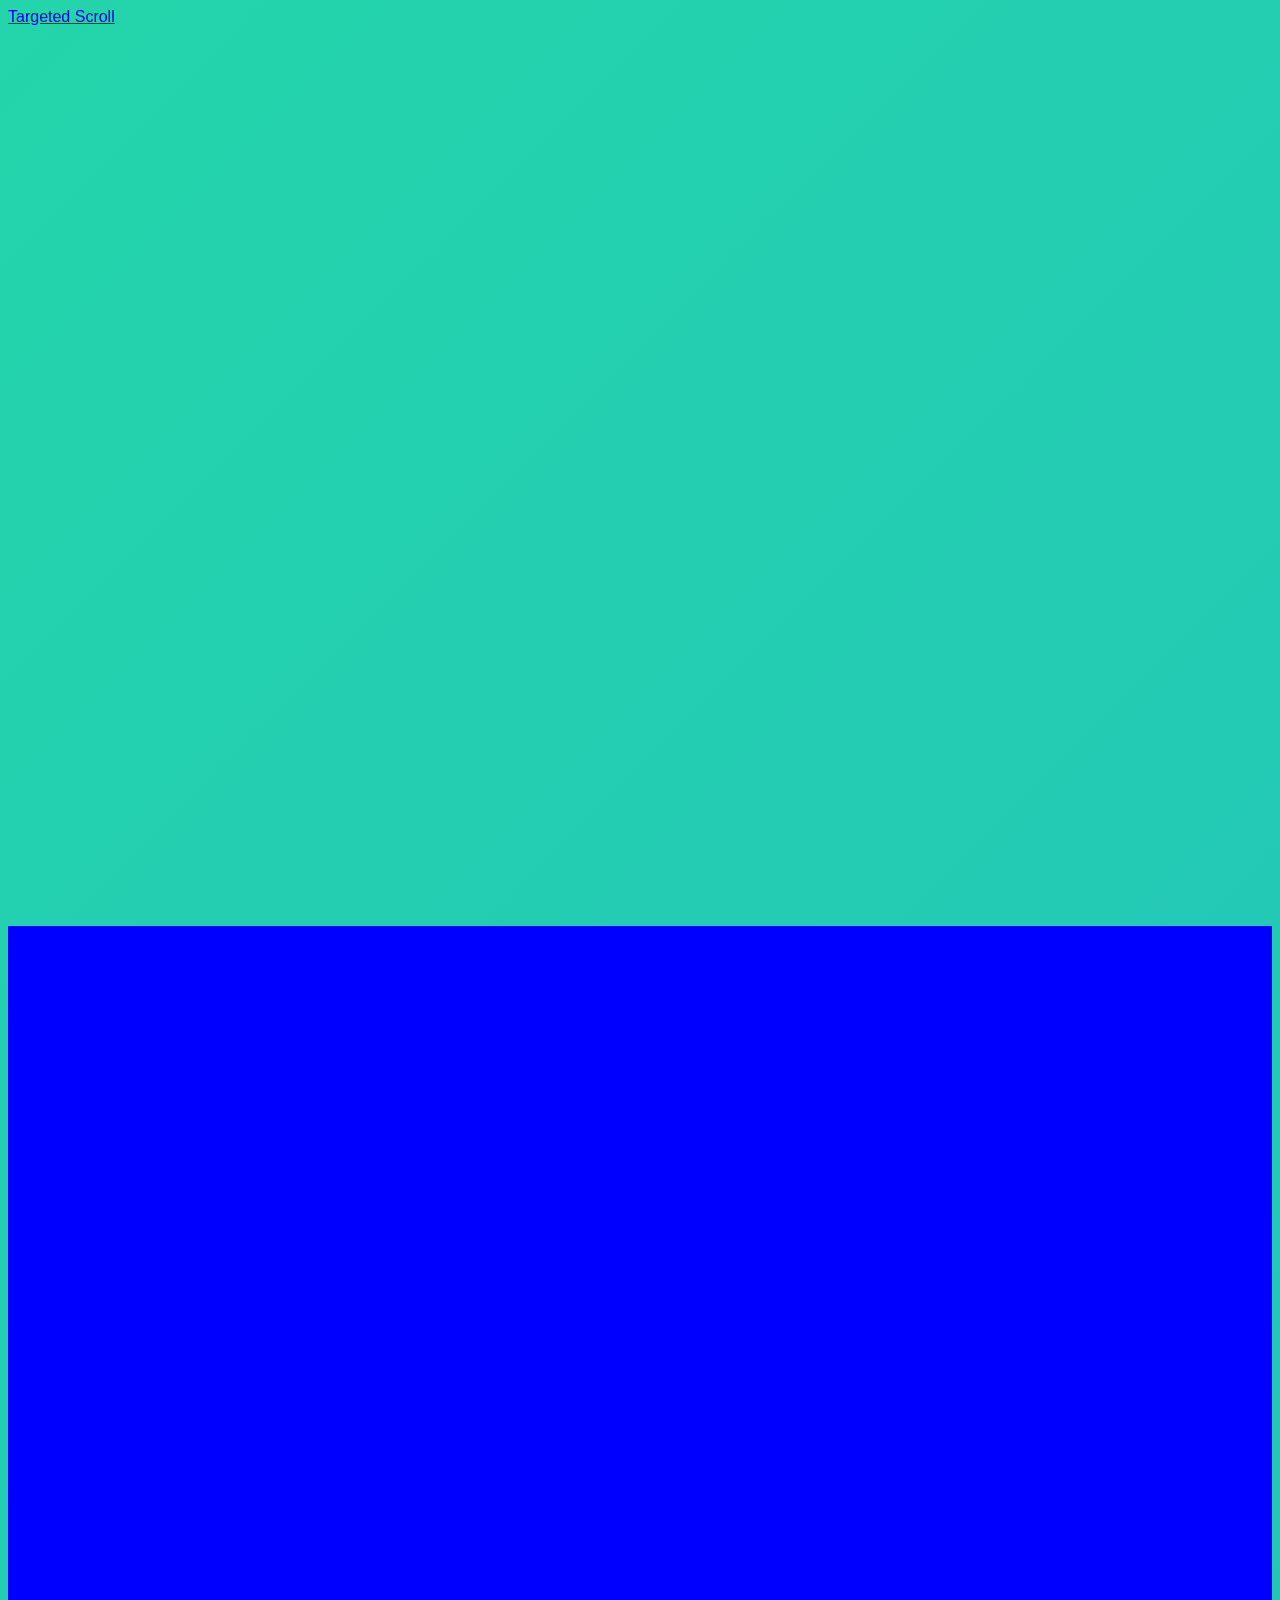
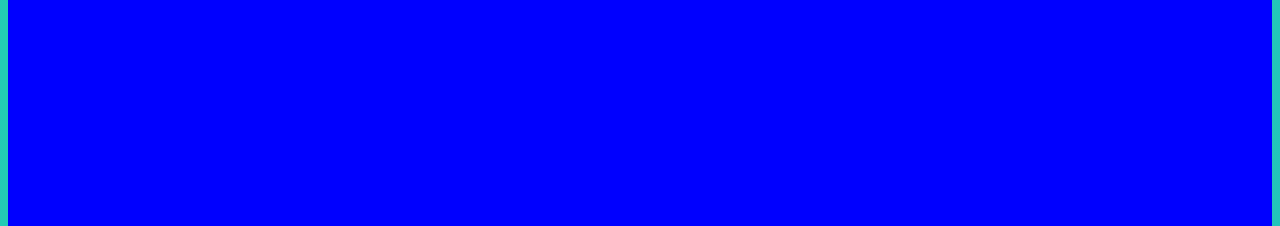
<file: Praktikum/Pertemuan4/Tugas/index.html>
<!DOCTYPE html>
<html>

<head>
  <link rel="stylesheet" href="styles.css">
  <script src="https://ajax.googleapis.com/ajax/libs/jquery/3.5.1/jquery.min.js"></script>
  <script>
    $(document).ready(function () {
      // Add smooth scrolling to all links
      $("a").on('click', function (event) {

        // Make sure this.hash has a value before overriding default behavior
        if (this.hash !== "") {
          // Prevent default anchor click behavior
          event.preventDefault();

          // Store hash
          var hash = this.hash;

          // Using jQuery's animate() method to add smooth page scroll
          // The optional number (800) specifies the number of milliseconds it takes to scroll to the specified area
          $('html, body').animate({
            scrollTop: $(hash).offset().top
          }, 800, function () {

            // Add hash (#) to URL when done scrolling (default click behavior)
            window.location.hash = hash;
          });
        } // End if
      });
    });
  </script>
</head>

<body>

  <a href="#section2">Targeted Scroll</a>

  <div class="main">
    <section></section>
  </div>

  <div class="main bg" id="section2">
    <section style="background-color:blue"></section>
  </div>

</body>

</html>
</file>
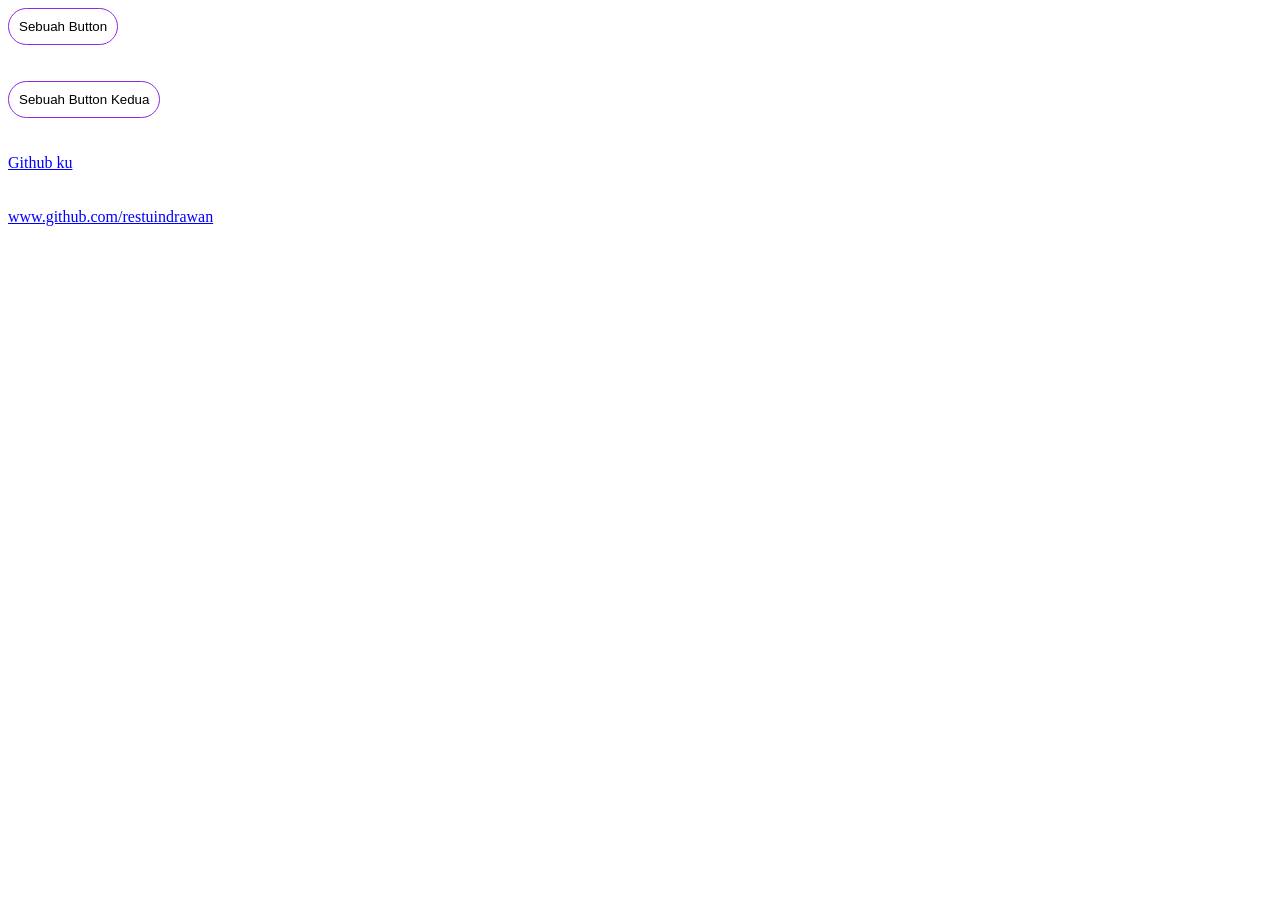
<file: Praktikum/Pertemuan2/Latihan/Pseudo_Class/Index.html>
<!DOCTYPE html>
<html lang="en">

<head>
    <meta charset="UTF-8">
    <meta http-equiv="X-UA-Compatible" content="IE=edge">
    <meta name="viewport" content="width=device-width, initial-scale=1.0">
    <title>Pseudo-Class</title>

    <link rel="stylesheet" type="text/css" href="css/style.css" />
</head>

<body>

    <button class="button1"> Sebuah Button </button>
    <br>
    <br>
    <br>

    <button class="button2"> Sebuah Button Kedua</button>
    <br>
    <br>
    <br>

    <a id="aLink" href="https://www.github.com/Rifqiakmals12">Github ku</a>
    <br>
    <br>
    <br>

    <a id="aLink" href="https://www.github.com/restuindrawan">www.github.com/restuindrawan</a>
</body>

</html>
</file>
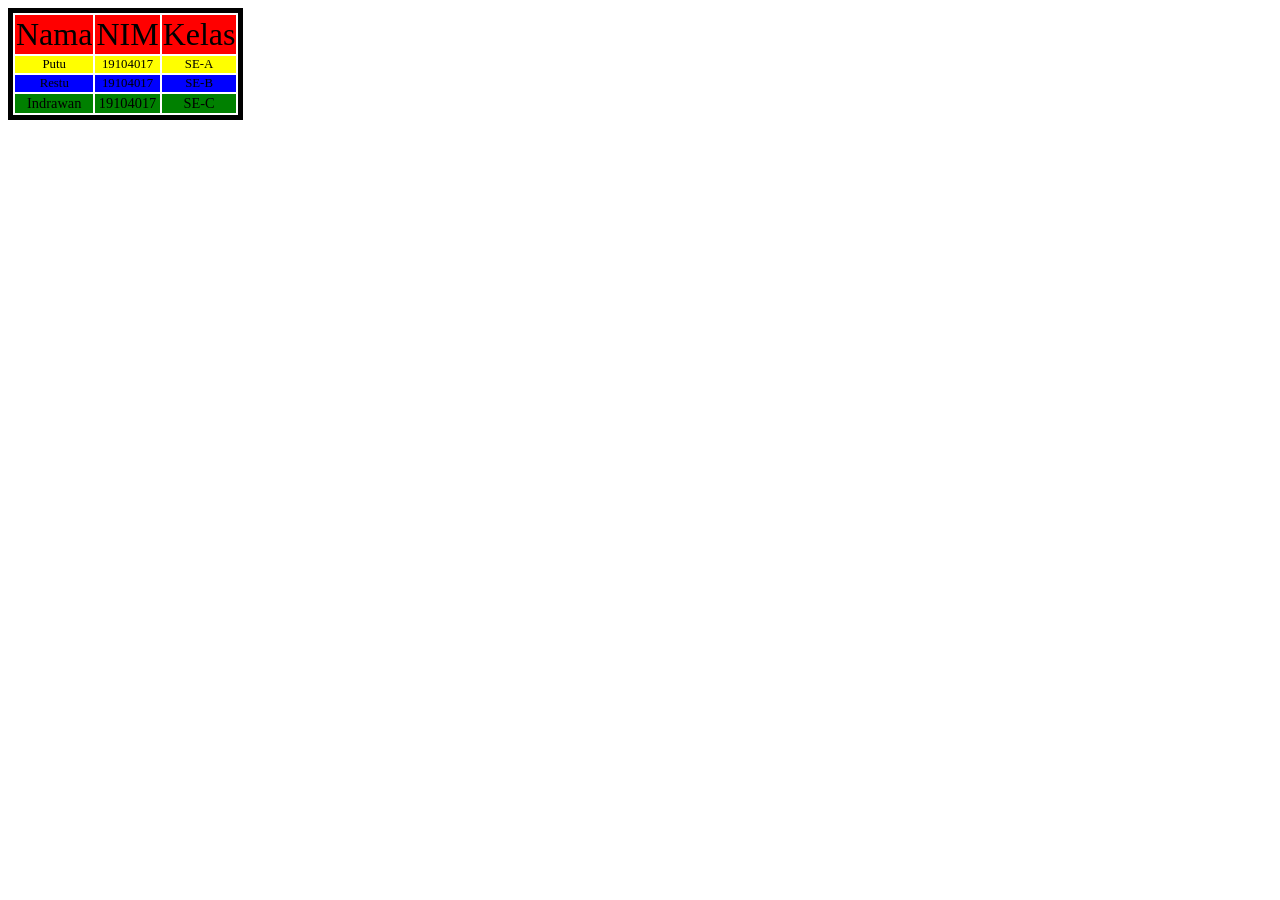
<file: Praktikum/Pertemuan2/Latihan/Selector/Index.html>
<!DOCTYPE html>
<html lang="en">

<head>
    <meta charset="UTF-8">
    <meta http-equiv="X-UA-Compatible" content="IE=edge">
    <meta name="viewport" content="width=device-width, initial-scale=1.0">
    <title>Table</title>

    <link rel="stylesheet" type="text/css" href="css/style.css" />
</head>

<body>
    <table>
        <tr class="head">
            <td>Nama</td>
            <td>NIM</td>
            <td>Kelas</td>
        </tr>
        <tr id="odd">
            <td>Putu</td>
            <td>19104017</td>
            <td>SE-A</td>
        </tr>
        <tr id="event">
            <td>Restu</td>
            <td>19104017</td>
            <td>SE-B</td>
        </tr>
        <tr>
            <td>Indrawan</td>
            <td>19104017</td>
            <td>SE-C</td>
        </tr>
    </table>
</body>

</html>
</file>
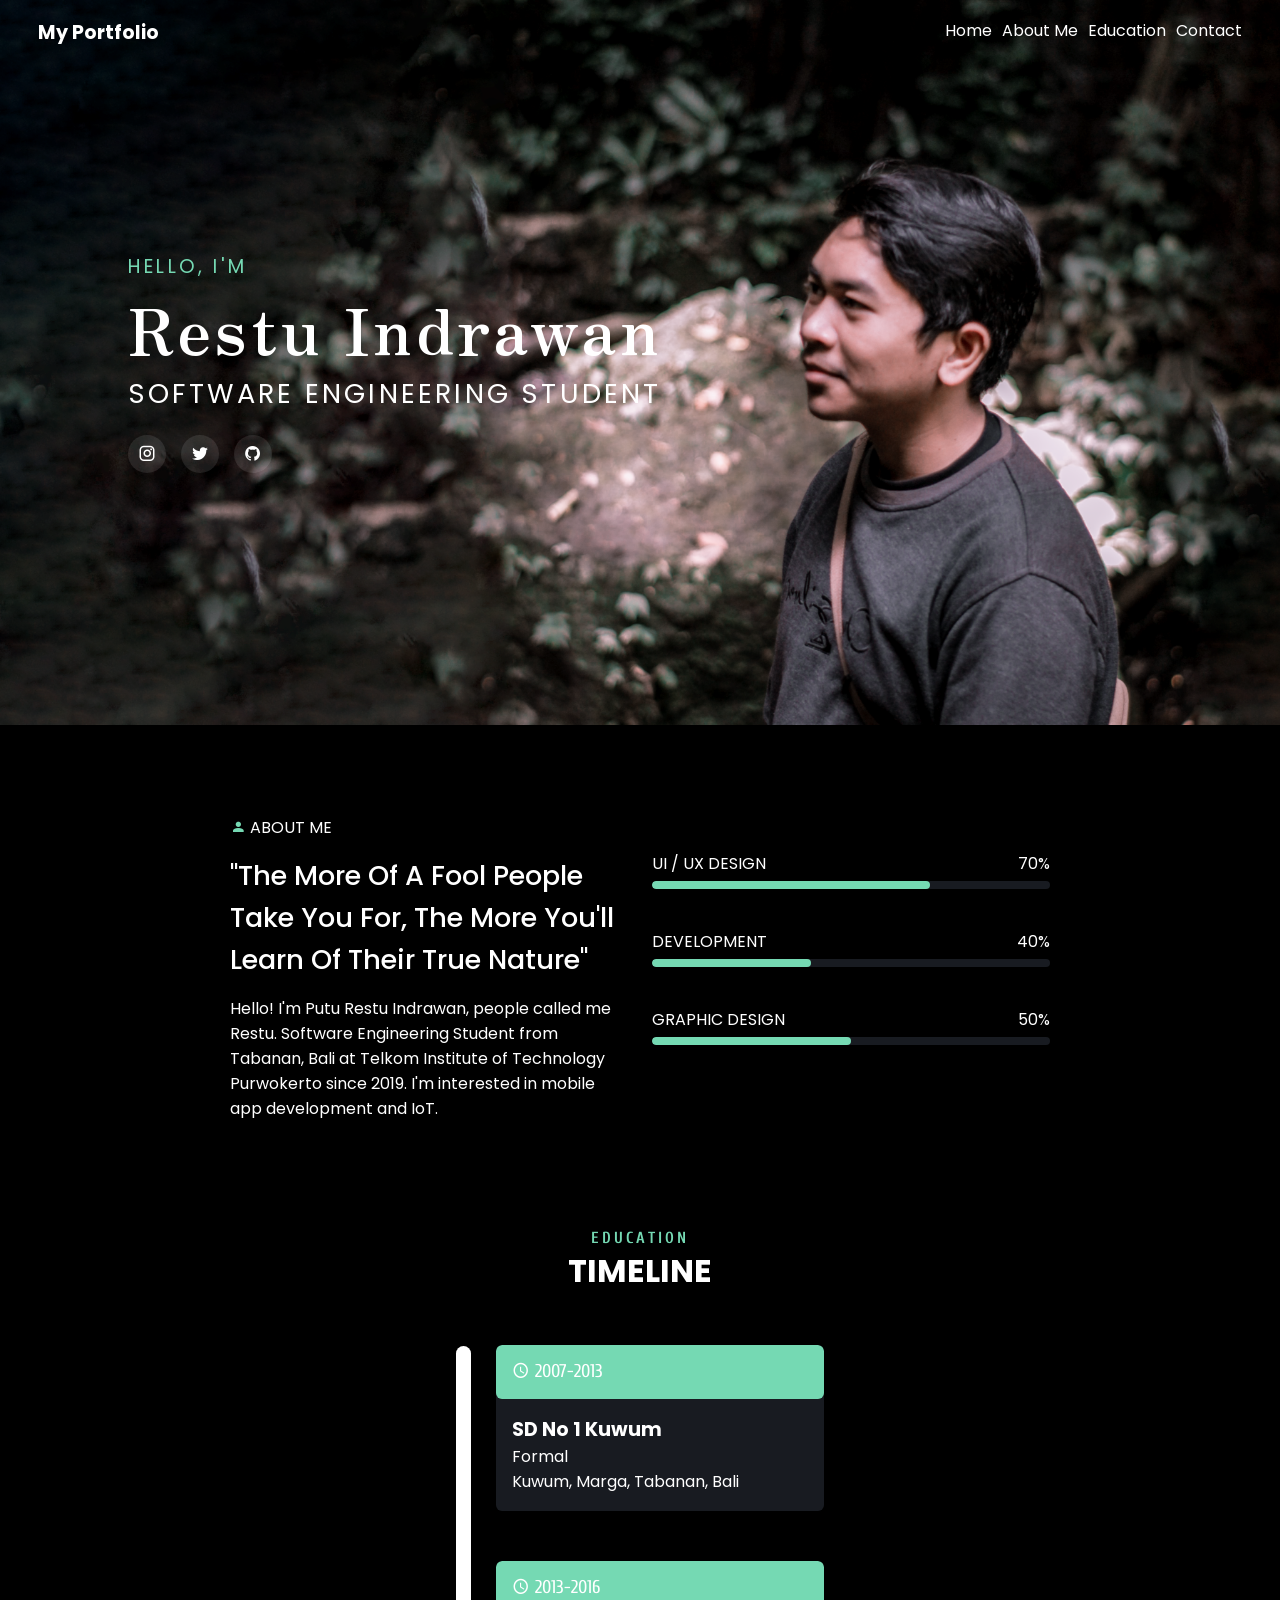
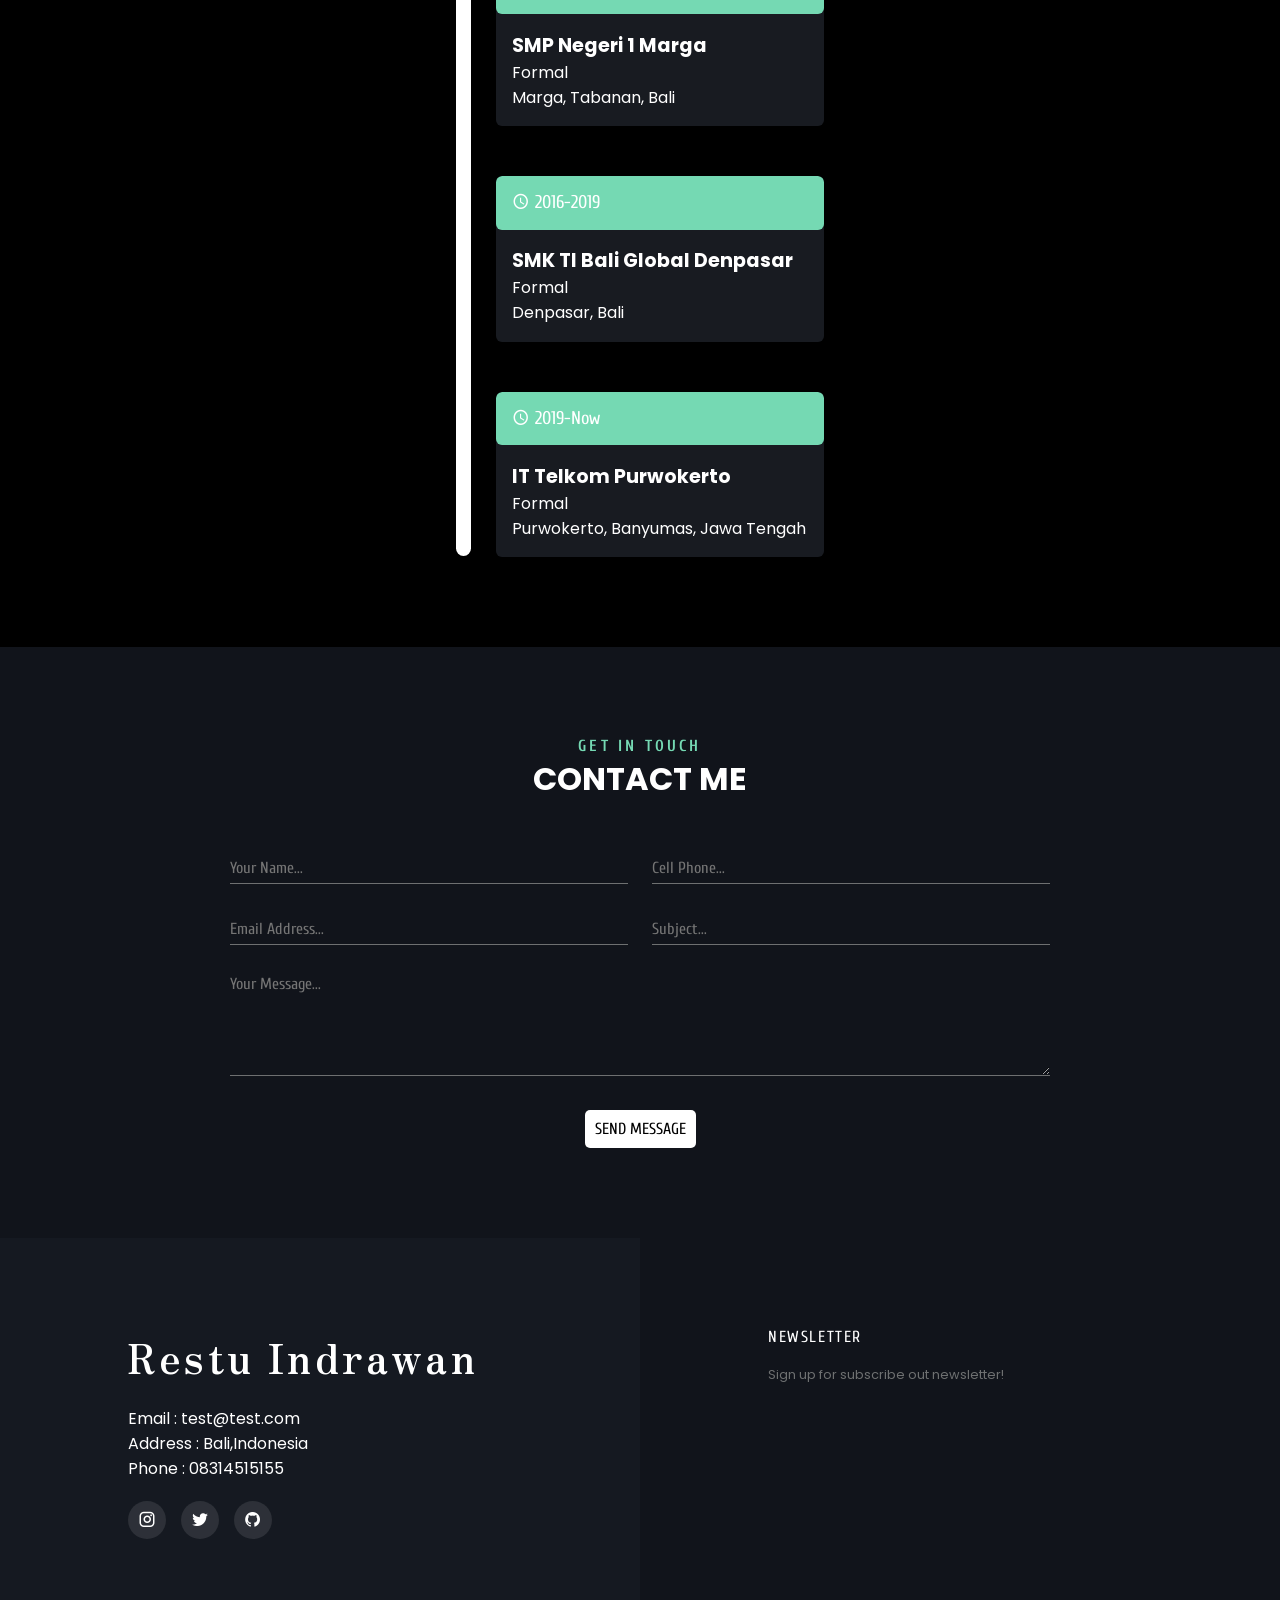
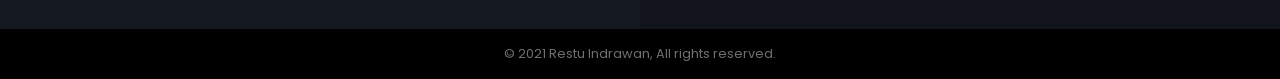
<file: Praktikum/Pertemuan2/Tugas/Portofolio/index.html>
<!DOCTYPE html>
<html lang="en">

<head>
    <meta charset="UTF-8">
    <meta http-equiv="X-UA-Compatible" content="IE=edge">
    <meta name="viewport" content="width=device-width, initial-scale=1.0">
    <title>My Portfolio</title>
    <link rel="stylesheet" href="css/materialdesignicons.min.css">
    <link rel="stylesheet" href="css/style.css">
</head>

<body>
    <section id="menu">
        <div class="wrapper">
            <div class="nav">
                <nav>
                    <ul class="logo">
                        <li>
                            <a href="#">My Portfolio</a>
                        </li>
                    </ul>
                    <ul class="menu">
                        <li>
                            <a href="#">Contact</a>
                        </li>
                        <li>
                            <a href="#">Education</a>
                        </li>
                        <li>
                            <a href="#">About Me</a>
                        </li>
                        <li>
                            <a href="#">Home</a>
                        </li>
                    </ul>
                </nav>
            </div>
        </div>
    </section>
    <section id="landing">
        <div class="container parallax-window c-w">
            <div class="wrapper">
                <div>
                    <span class="f-text t-uppercase t-spacing c-primary">Hello, I'm</span>
                </div>
                <div>
                    <span class="f-extra t-spacing">Restu Indrawan</span>
                </div>
                <div>
                    <span class="f-big t-uppercase t-spacing">Software Engineering Student</span>
                </div>
                <div class="social">
                    <a href="https://instagram.com/ip.restu">
                        <div class="icon-border">
                            <span class="mdi mdi-18px mdi-instagram"></span>
                        </div>
                    </a>
                    <a href="https://twitter.com/restu_indrawan">
                        <div class="icon-border">
                            <span class="mdi mdi-18px mdi-twitter"></span>
                        </div>
                    </a>
                    <a href="https://github.com/restuindrawan">
                        <div class="icon-border">
                            <span class="mdi mdi-18px mdi-github"></span>
                        </div>
                    </a>
                </div>
            </div>
        </div>
    </section>
    <section id="about">
        <div class="container container-content container-dark">
            <div class="wrapper">
                <div class="content-flex">
                    <div class="content-50">
                        <div class="title-icon">
                            <span class="mdi mdi-account c-primary"></span>
                            <span class="f-small">About Me</span>
                        </div>
                        <div class="quote">
                            <span>
                                "The more of a fool people take you for, the more you'll learn of their true nature"
                            </span>
                        </div>
                        <div class="bio">
                            <span>
                                Hello! I'm Putu Restu Indrawan, people called me Restu. Software Engineering Student
                                from Tabanan, Bali at Telkom
                                Institute of Technology Purwokerto since 2019. I'm interested in mobile app development
                                and IoT.
                            </span>
                        </div>
                    </div>
                    <div class="content-50">
                        <ul class="skill-bar">
                            <li>
                                <div class="mb5">
                                    <span class="f-small">UI / UX Design</span>
                                    <span class="f-small f-r">70%</span>
                                </div>
                                <div class="bar mb40">
                                    <div class="bar-progress bar-70"></div>
                                </div>
                            </li>
                            <li>
                                <div class="mb5">
                                    <span class="f-small">Development</span>
                                    <span class="f-small f-r">40%</span>
                                </div>
                                <div class="bar mb40">
                                    <div class="bar-progress bar-40"></div>
                                </div>
                            </li>
                            <li>
                                <div class="mb5">
                                    <span class="f-small">Graphic Design</span>
                                    <span class="f-small f-r">50%</span>
                                </div>
                                <div class="bar mb40">
                                    <div class="bar-progress bar-50"></div>
                                </div>
                            </li>
                        </ul>
                    </div>
                </div>
            </div>
        </div>
    </section>
    <section id="education">
        <div class="container container-timeline container-dark">
            <div class="wrapper">
                <div class="container-title-box">
                    <div class="container-subtitle">
                        <span>Education</span>
                    </div>
                    <div class="container-title">
                        <span>Timeline</span>
                    </div>
                </div>
                <div class="content-flex">
                    <div class="content-spacer"></div>
                    <div class="content-timeline">
                        <ul class="timeline-item t-l">
                            <li class="mb50">
                                <div class="timeline-date">
                                    <span class="mdi mdi-18px mdi-clock-outline"></span>
                                    <span>2007-2013</span>
                                </div>
                                <div class="timeline-desc">
                                    <div>
                                        <span class="f-text fw-bold">SD No 1 Kuwum</span>
                                    </div>
                                    <div>
                                        <span class="f-small">Formal</span>
                                    </div>
                                    <div>
                                        <span class="f-small">Kuwum, Marga, Tabanan, Bali</span>
                                    </div>
                                </div>
                            </li>
                            <li class="mb50">
                                <div class="timeline-date">
                                    <span class="mdi mdi-18px mdi-clock-outline"></span>
                                    <span>2013-2016</span>
                                </div>
                                <div class="timeline-desc">
                                    <div>
                                        <span class="f-text fw-bold">SMP Negeri 1 Marga</span>
                                    </div>
                                    <div>
                                        <span class="f-small">Formal</span>
                                    </div>
                                    <div>
                                        <span class="f-small">Marga, Tabanan, Bali</span>
                                    </div>
                                </div>
                            </li>
                            <li class="mb50">
                                <div class="timeline-date">
                                    <span class="mdi mdi-18px mdi-clock-outline"></span>
                                    <span>2016-2019</span>
                                </div>
                                <div class="timeline-desc">
                                    <div>
                                        <span class="f-text fw-bold">SMK TI Bali Global Denpasar</span>
                                    </div>
                                    <div>
                                        <span class="f-small">Formal</span>
                                    </div>
                                    <div>
                                        <span class="f-small">Denpasar, Bali</span>
                                    </div>
                                </div>
                            </li>
                            <li>
                                <div class="timeline-date">
                                    <span class="mdi mdi-18px mdi-clock-outline"></span>
                                    <span>2019-Now</span>
                                </div>
                                <div class="timeline-desc">
                                    <div>
                                        <span class="f-text fw-bold">IT Telkom Purwokerto</span>
                                    </div>
                                    <div>
                                        <span class="f-small">Formal</span>
                                    </div>
                                    <div>
                                        <span class="f-small">Purwokerto, Banyumas, Jawa Tengah</span>
                                    </div>
                                </div>
                            </li>
                        </ul>
                    </div>
                </div>
            </div>
        </div>
    </section>
    <section id="contact">
        <div class="container container-content container-dark-alt">
            <div class="wrapper">
                <div class="container-title-box">
                    <div class="container-subtitle">
                        <span>Get In Touch</span>
                    </div>
                    <div class="container-title">
                        <span>Contact Me</span>
                    </div>
                </div>
                <div class="form">
                    <form action="#">
                        <div class="content-flex">
                            <div class="input-wrapper">
                                <div class="input-box">
                                    <input type="text" name="name" id="name" placeholder="Your Name..." required>
                                </div>
                                <div class="input-box">
                                    <input type="email" name="email" id="email" placeholder="Email Address..." required>
                                </div>
                            </div>
                            <div class="input-wrapper">
                                <div class="input-box">
                                    <input type="number" name="phone" id="phone" placeholder="Cell Phone..." required>
                                </div>
                                <div class="input-box">
                                    <input type="text" name="subject" id="subject" placeholder="Subject..." required>
                                </div>
                            </div>
                        </div>
                        <div>
                            <textarea name="message" id="message" placeholder="Your Message..." required></textarea>
                        </div>
                        <div class="button-box">
                            <input type="submit" value="Send Message" class="btn">
                        </div>
                    </form>
                </div>
            </div>
        </div>
    </section>
</body>
<footer>
    <section id="copyright">
        <div class="container-flex">
            <div class="content-50 contact-padding bg-alt">
                <div>
                    <span class="f-bigger t-spacing">Restu Indrawan</span>
                </div>
                <ul class="my-contact">
                    <li>
                        <span>Email : test@test.com</span>
                    </li>
                    <li>
                        <span>Address : Bali,Indonesia</span>
                    </li>
                    <li>
                        <span>Phone : 08314515155</span>
                    </li>
                </ul>
                <div class="social">
                    <a href="https://instagram.com/ip.restu">
                        <div class="icon-border">
                            <span class="mdi mdi-18px mdi-instagram"></span>
                        </div>
                    </a>
                    <a href="https://twitter.com/restu_indrawan">
                        <div class="icon-border">
                            <span class="mdi mdi-18px mdi-twitter"></span>
                        </div>
                    </a>
                    <a href="https://github.com/restuindrawan">
                        <div class="icon-border">
                            <span class="mdi mdi-18px mdi-github"></span>
                        </div>
                    </a>
                </div>
            </div>
            <div class="content-50 contact-padding bg-sec">
                <div class="footer-title">
                    <span>Newsletter</span>
                </div>
                <div class="footer-desc">
                    <span>Sign up for subscribe out newsletter!</span>
                </div>
            </div>
        </div>
        <div class="footer">
            <span>&copy; 2021 Restu Indrawan, All rights reserved.</span>
        </div>
    </section>
</footer>

<script src="js/jquery-3.6.0.min.js"></script>
<script src="js/parallax.min.js"></script>
<script src="js/script.js"></script>

</html>
</file>
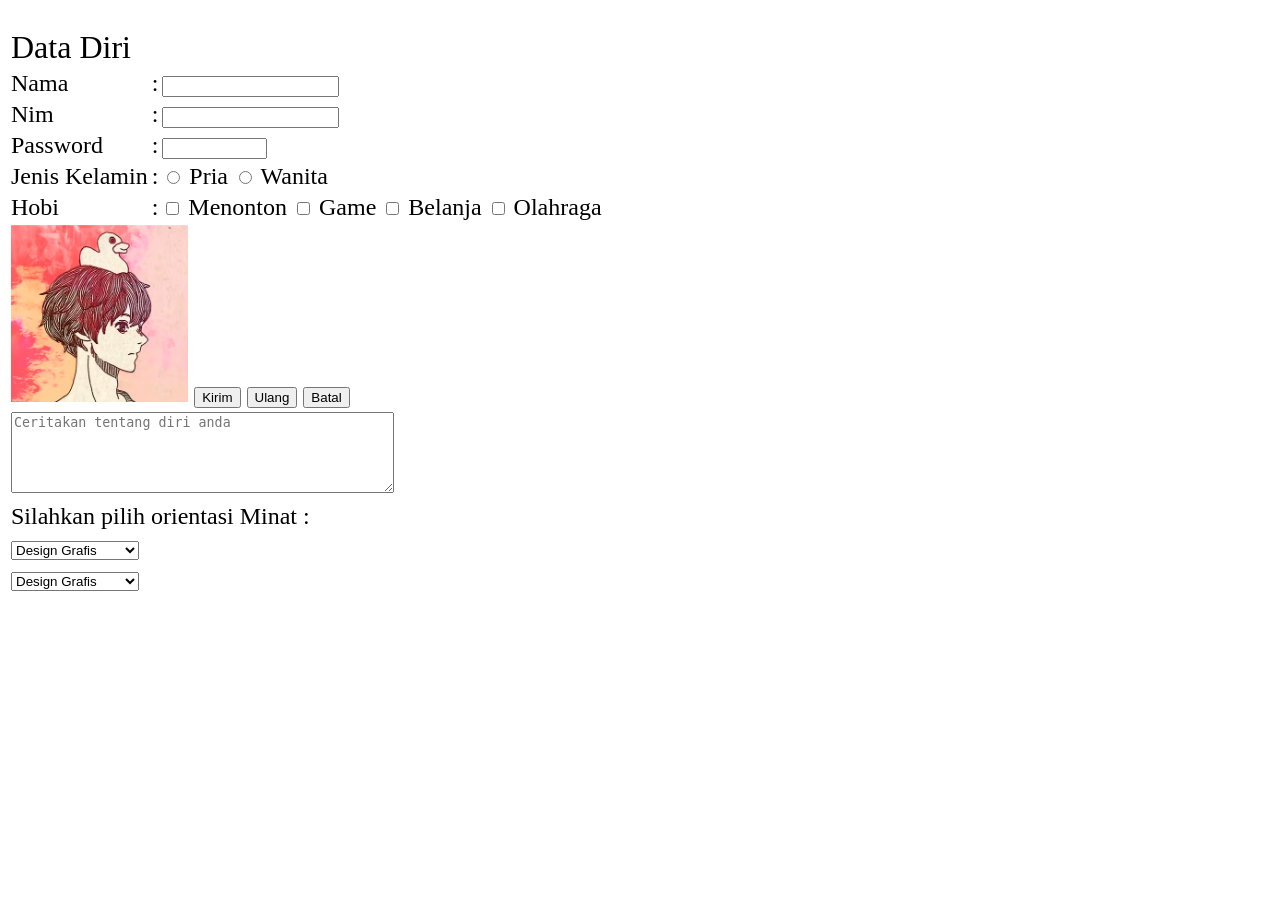
<file: Modul1/latihan1.html>
<!DOCTYPE html>
<html lang="en">

<!-- Meta -->

<head>
    <meta charset="UTF-8">
    <meta http-equiv="X-UA-Compatible" content="IE=edge">
    <meta name="viewport" content="width=device-width, initial-scale=1.0">
    <title>Latihan</title>
</head>

<!-- Body -->

<body>
    <br />
    <font type=arial size="5">
        <table>
            <thead>
                <tr>
                    <td>
                        <font type=arial black font size="6">Data Diri</font>
                    </td>
                </tr>
            </thead>
            <tr>
                <td>Nama</td>
                <td> : </td>
                <td><input type="text" name="nama" id=""></td>
            </tr>
            <tr>
                <td>Nim</td>
                <td> : </td>
                <td><input type="text" name="nama" id=""></td>
            </tr>
            <tr>
                <td>Password</td>
                <td> : </td>
                <td><input type="password" name="password" size="11" maxlength="9"></td>
            </tr>
            <tr>
                <td>Jenis Kelamin</td>
                <td> : </td>
                <td>
                    <input type="radio" name="jenis_kelamin" value="P"> Pria
                    <input type="radio" name="jenis_kelamin" value="W"> Wanita
                </td>
            </tr>
            <tr>
                <td>Hobi</td>
                <td> : </td>
                <td>
                    <input type="checkbox" name="hobi_1" value="Menonton"> Menonton
                    <input type="checkbox" name="hobi_2" value="Game"> Game
                    <input type="checkbox" name="hobi_3" value="Belanja"> Belanja
                    <input type="checkbox" name="hobi_4" value="Olahraga"> Olahraga
                </td>
            </tr>
            <tr>
                <td colspan="3">
                    <form>
                        <img src="eine.png" width="30%" height="30%">
                        <input type="submit" value="Kirim" name="Submit">
                        <input type="reset" value="Ulang" name="Reset">
                        <input type="button" value="Batal" name="Cancel">
                    </form>
                </td>
            </tr>
            <tr>
                <td colspan="3">
                    <textarea name="deskripsi" id="" cols="45" rows="5" align="center" placeholder="Ceritakan tentang diri anda"></textarea>
                </td>
            </tr>
            <tr>
                <td colspan="3">
                    Silahkan pilih orientasi Minat :
                </td>
            </tr>
            <tr>
                <td colspan="3">
                    <select name="orientasi-minat" id="">
                        <option value="dg">Design Grafis</option>
                        <option value="pj">Programmer Java</option>
                        <option value="sa">Sistem Analisis</option>
                    </select>
                </td>
            </tr>
            <tr>
                <td>
                    <select name="orientasi-kemampuan" id="">
                        <option value="dg">Design Grafis</option>
                        <option value="pj">Programmer Java</option>
                        <option value="sa">Sistem Analisis</option>
                    </select>
                </td>
            </tr>
        </table>
    </font>

</body>

</html>
</file>
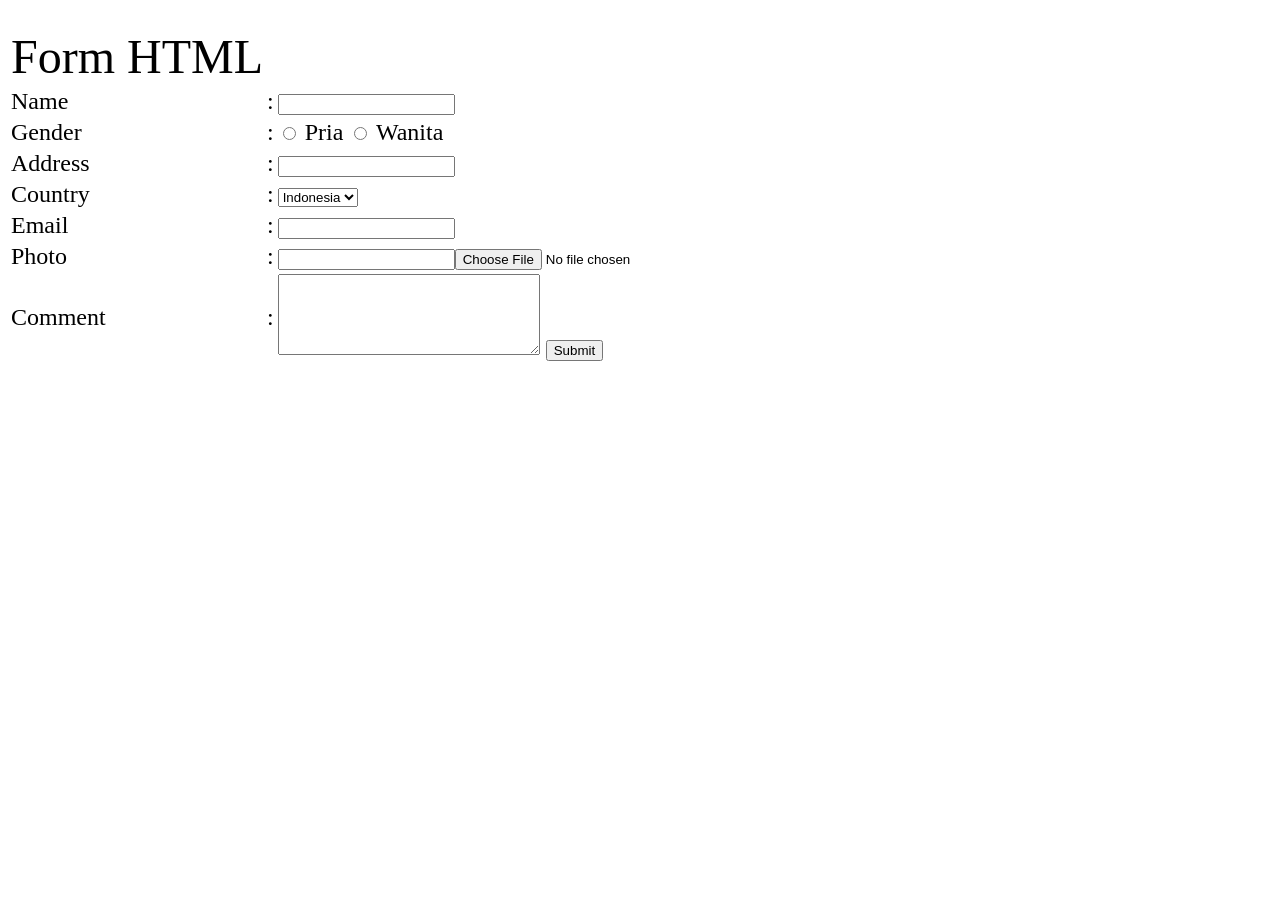
<file: Modul1/Tugas/tugas.html>
<!DOCTYPE html>
<html lang="en">

<!-- Meta -->

<head>
    <meta charset="UTF-8">
    <meta http-equiv="X-UA-Compatible" content="IE=edge">
    <meta name="viewport" content="width=device-width, initial-scale=1.0">
    <title>Tugas</title>
</head>

<!-- Body -->

<body>
    <br />
    <form action="#">
    <font type=arial size="5">
        <table>
            <thead>
                <tr>
                    <td>
                        <font type=arial bold font size="12">Form HTML</font>
                    </td>
                </tr>
            </thead>
            <tr>
                <td>Name</td>
                <td> : </td>
                <td><input type="text" name="nama" id=""></td>
            </tr>
            <tr>
                <td>Gender</td>
                <td> : </td>
                <td>
                    <input type="radio" name="jenis_kelamin" value="P"> Pria
                    <input type="radio" name="jenis_kelamin" value="W"> Wanita
                </td>
            </tr>
            <tr>
                <td>Address</td>
                <td> : </td>
                <td><input type="text" name="address" id=""></td>
            </tr>
            <tr>
                <td>Country</td>
                <td> : </td>
                <td colspan="3">
                    <select name="country" id="">
                        <option value="id">Indonesia</option>
                        <option value="ru">Rusia</option>
                        <option value="kr">Korea</option>
                        <option value="jpn">Jepang</option>
                        <option value="tk">Turki</option>
                    </select>
                </td>
            </tr>
            <tr>
                <td>Email</td>
                <td> : </td>
                <td><input type="text" name="email" id=""></td>
            </tr>
            <tr>
                <td>Photo</td>
                <td> : </td>
                <td><input type="text" name="url-photo" id=""><input type="file" name="photo" id=""></td>
            </tr>
            <tr>
                <td>Comment</td>
                <td>:</td>
                <td colspan="3">
                    <textarea name="comment" cols="30" rows="5"></textarea>
                    <input type="Submit" name="submit" value="Submit">
                </td>
            </tr>
        </table>
    </font>
    </form>

</body>

</html>
</file>
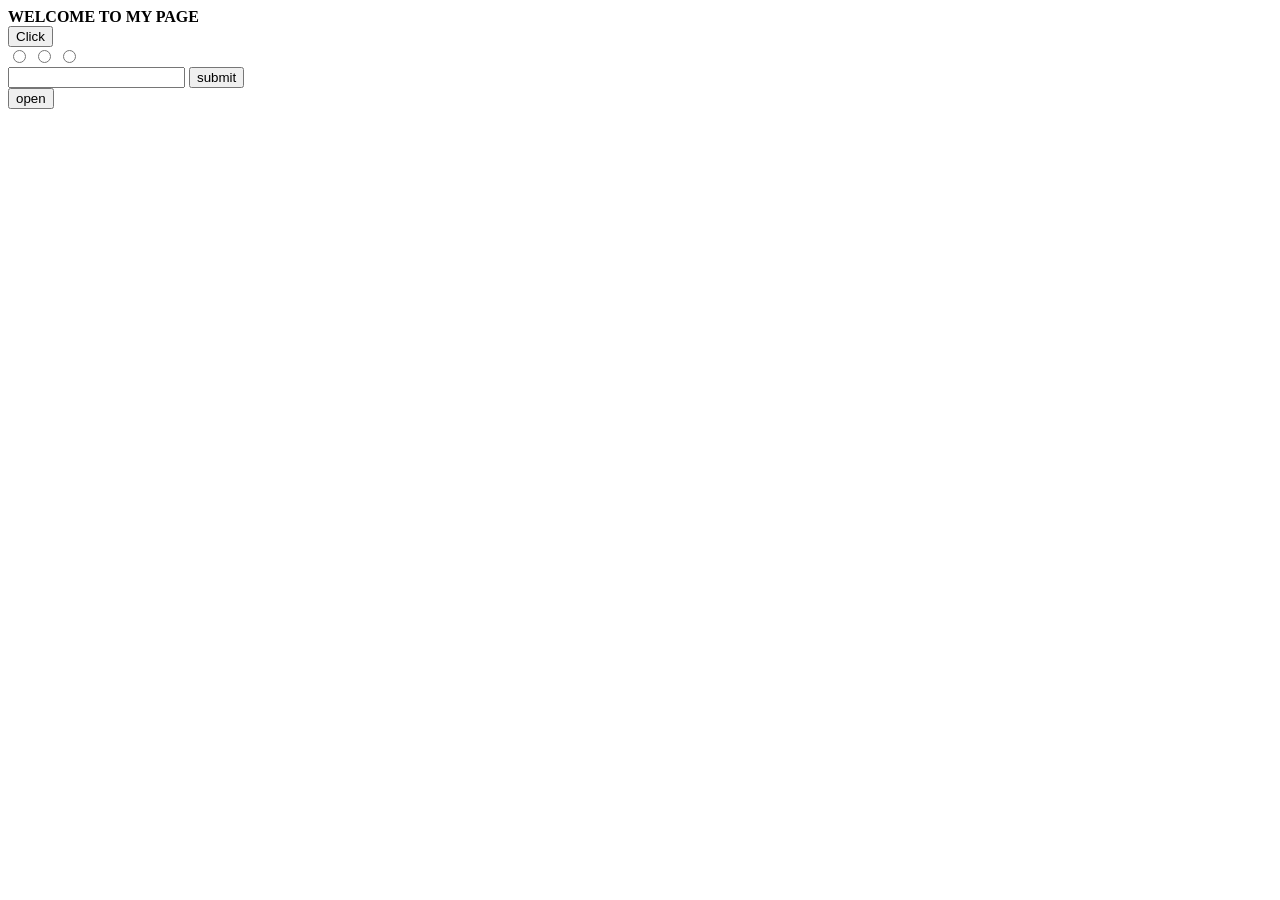
<file: Praktikum/Pertemuan3/Tugas/tugas.html>
<!DOCTYPE html>
<html lang="en">

<head>
    <meta charset="UTF-8">
    <meta http-equiv="X-UA-Compatible" content="IE=edge">
    <meta name="viewport" content="width=device-width, initial-scale=1.0">
    <title>Tugas</title>
</head>

<body>
    <!-- Example 1 -->
    <script>
        alert('Selamat Belajar!')

        // Example 2
        var x = 5
        var y = 2
        z = x * y
        alert(z)

        // Example 3
        var x = 8
        var y = 9
        x += 8
        alert(x)

        // Example 4
        var x = 5
        var y = 2
        if (x > y) {
            alert("x lebih besar dari y")
        }

        // Example 5
        var x = 5
        var y = 2
        if (x > y) {
            alert("x lebih besar dari y")
        }

        // Example 6
        function inform() {
            alert("Lanjutkan ke step berikutnya")
        }

        // Example 8
        var a = "Welcome to my page"
        document.write(a.toUpperCase().bold())

        // Example 9
        function checkmail(email) {
            if (email.indexOf('@') != -1 && email.indexOf('.') != -1) {
                alert('Apakah penulisan alamat email sudah benar?')
            } else {
                alert('Penulisan salah')
            }
        }

        // Example 10
        function bukaWindow() {
            window.open("http:/www.github.com/restuindrawan", "github", "width=400, height=300, toolbar=1")
        }

        // Example 11
        var x = window.confirm("Are you sure about that?")
        if (x) {
            window.alert("Go to the job")
        } else {
            window.alert("Repeat until success!")
        }
    </script>

    <!-- Example 11 -->
    <script>
        var y = window.prompt("Masukkan nama anda: ")
        window.alert(y)
    </script>
    <!-- Example 6 -->
    <form>
        <input type="button" name="test" value="Click" onclick="inform()">
    </form>

    <!-- Example 7 -->
    <form name="go">
        <input type="radio" name="c1" onclick="document.bgColor='lightblue'">
        <input type="radio" name="c2" onclick="document.bgColor='lightyellow'">
        <input type="radio" name="c3" onclick="document.bgColor='lightgreen'">
    </form>

    <!-- Example 9 -->
    <form name="test" onSubmit="checkmail(this.test2.value);return false">
        <input type="text" size="20" name="test2">
        <input type="submit" value="submit">
    </form>

    <!-- Example 10 -->
    <input type="button" onclick="bukaWindow()" value="open">
</body>

</html>
</file>
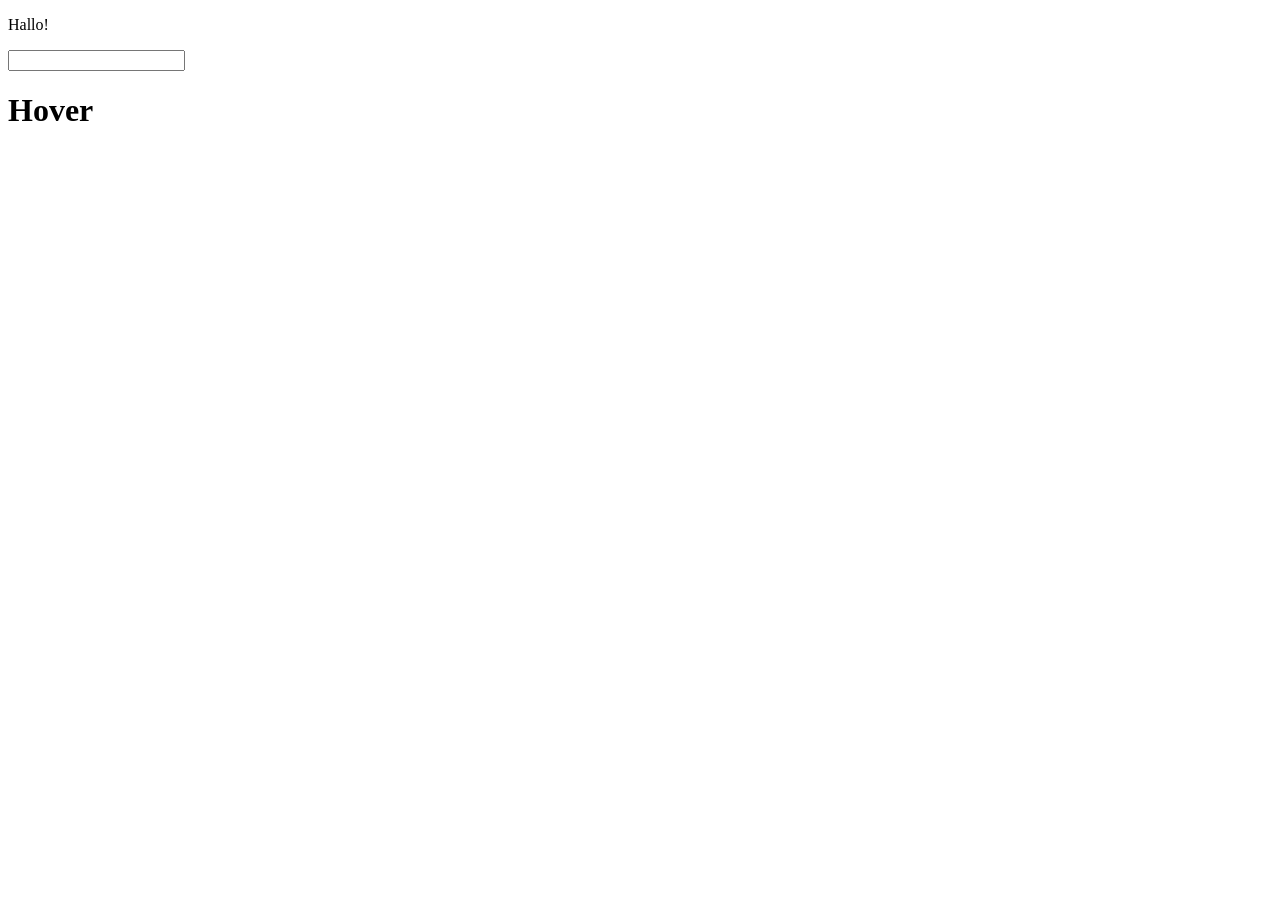
<file: Praktikum/Pertemuan4/Latihan/Latihan1.html>
<!DOCTYPE html>
<html lang="en">

<head>
    <meta charset="UTF-8">
    <meta http-equiv="X-UA-Compatible" content="IE=edge">
    <meta name="viewport" content="width=device-width, initial-scale=1.0">
    <title>Latihan 1</title>
</head>

<body>
    <p>Hallo!</p>
    <input type="text" name="nama" id="nama">
    <h1>Hover</h1>

    <script src="https://ajax.googleapis.com/ajax/libs/jquery/3.5.1/jquery.min.js"></script>
    <script>
        $("p").click(function() {
            $(this).hide();
        });

        $("#nama").focus(function() {
            $(this).css("width", "400px");
        });

        $("h1").hover(function() {
            $(this).hide();
        });
    </script>

</body>

</html>
</file>
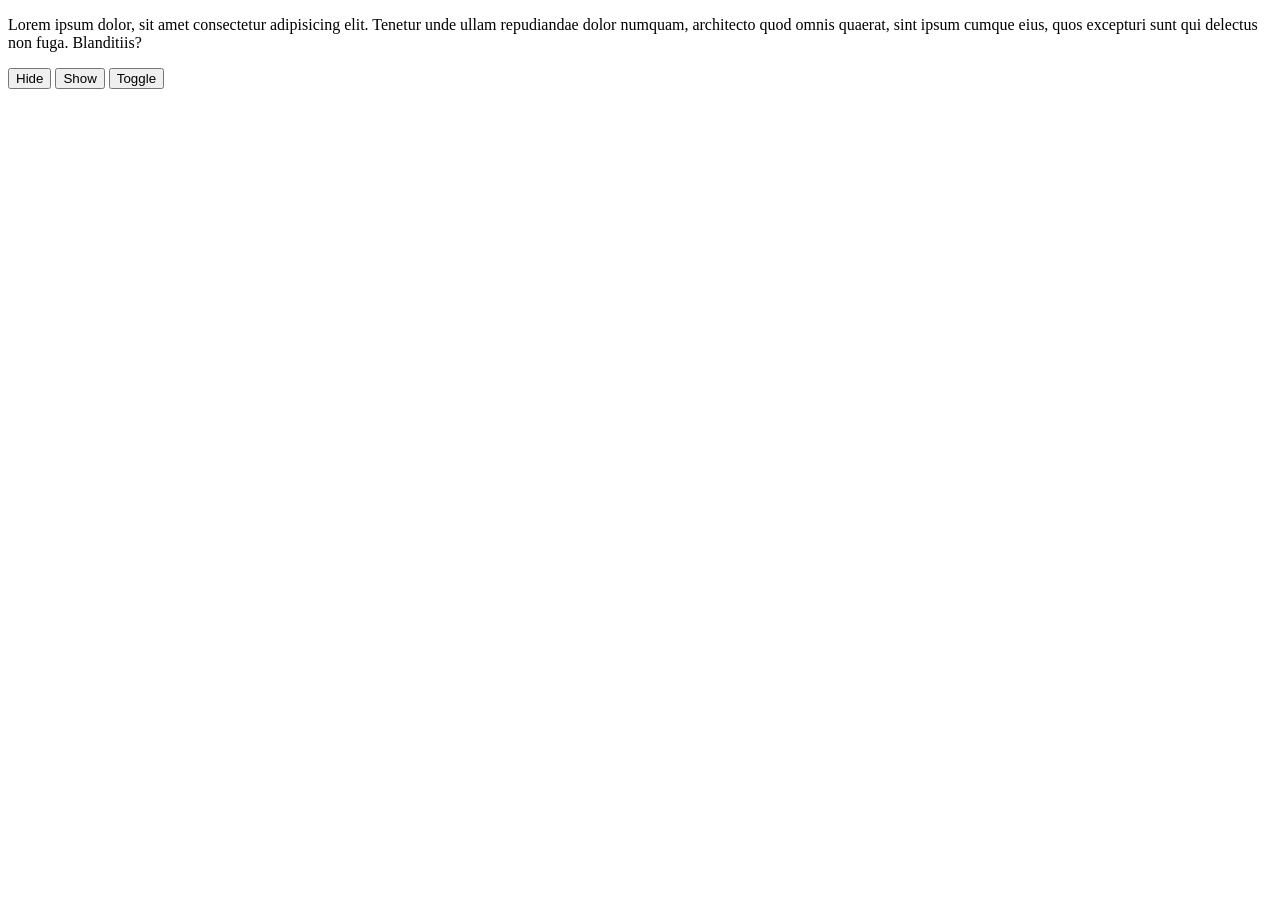
<file: Praktikum/Pertemuan4/Latihan/Latihan2.html>
<!DOCTYPE html>
<html lang="en">

<head>
    <meta charset="UTF-8">
    <meta http-equiv="X-UA-Compatible" content="IE=edge">
    <meta name="viewport" content="width=device-width, initial-scale=1.0">
    <title>Latihan 2</title>
</head>

<body>
    <p>Lorem ipsum dolor, sit amet consectetur adipisicing elit. Tenetur unde ullam repudiandae dolor numquam, architecto quod omnis quaerat, sint ipsum cumque eius, quos excepturi sunt qui delectus non fuga. Blanditiis?</p>
    <button id="hide">Hide</button>
    <button id="show">Show</button>
    <button id="toggle">Toggle</button>
    <script src="https://ajax.googleapis.com/ajax/libs/jquery/3.5.1/jquery.min.js"></script>

    <script>
        $("#hide").on("click", function() {
            $("p").hide();
        })

        $("#show").on("click", function() {
            $("p").show();
        })

        $("#toggle").on("click", function() {
            $("p").toggle();
        })
    </script>

</body>

</html>
</file>
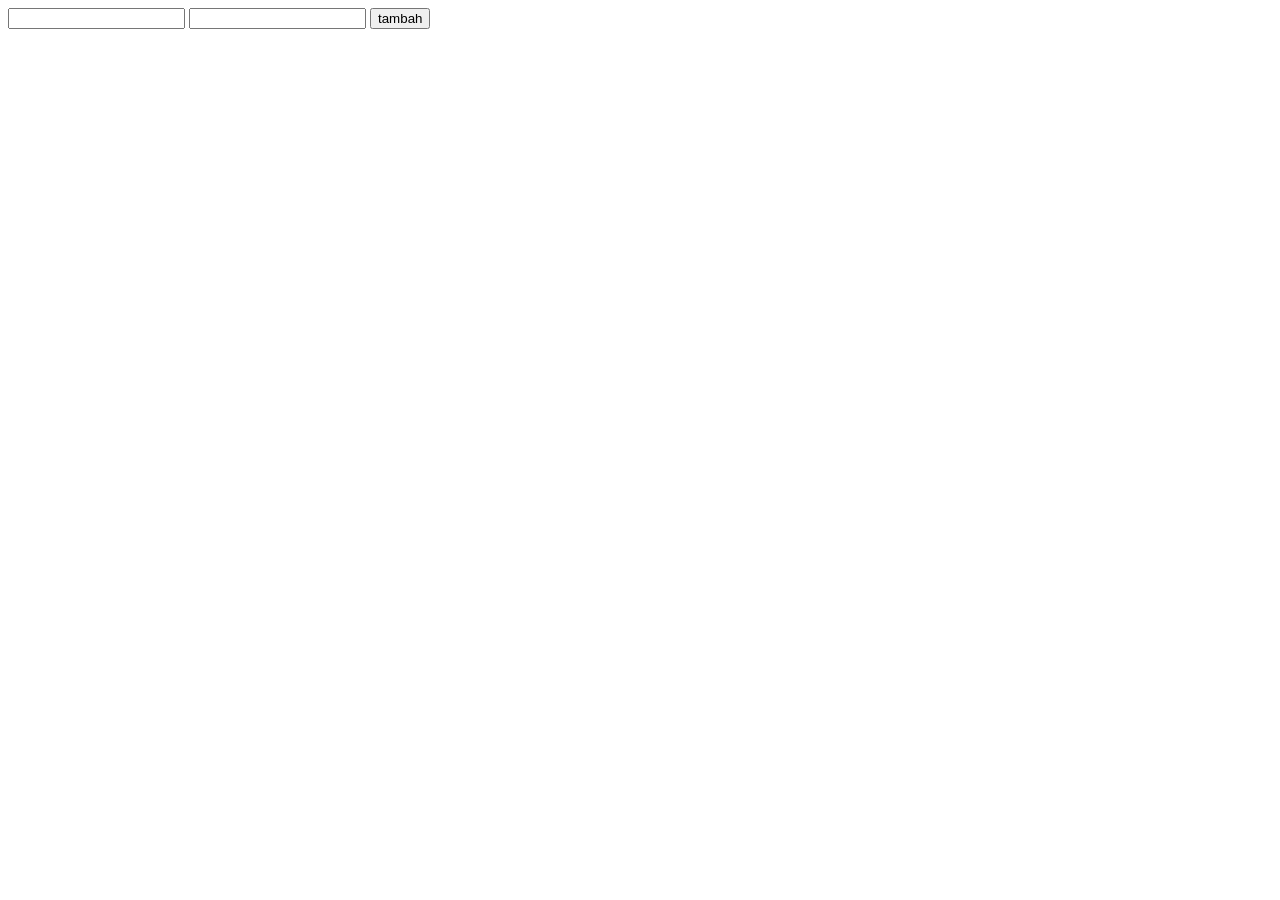
<file: Praktikum/Pertemuan4/Latihan/Latihan3.html>
<!DOCTYPE html>
<html lang="en">

<head>
    <meta charset="UTF-8">
    <meta http-equiv="X-UA-Compatible" content="IE=edge">
    <meta name="viewport" content="width=device-width, initial-scale=1.0">
    <title>Latihan 3</title>
</head>

<body>
    <input type="number" name="bil1" id="bil1">
    <input type="number" name="bil2" id="bil2">
    <input type="button" value="tambah" id="btnTambah">

    <script src="https://ajax.googleapis.com/ajax/libs/jquery/3.5.1/jquery.min.js"></script>

    <script>
        $("#btnTambah").on("click", function() {
            let bil1 = $("#bil1").val();
            let bil2 = $("#bil2").val();
            let hasil = parseInt(bil1) + parseInt(bil2);

            alert("Hasil " + hasil);
        });
    </script>
</body>

</html>
</file>
<file: Praktikum/Pertemuan4/Tugas/styles.css>
body {
  background: linear-gradient(-45deg, #23a6d5, #23d5ab);
  background-size: 400% 400%;
  animation: gradient 15s ease infinite;
  font-family: Arial,
  Helvetica,
  sans-serif;
}

body,
html,
.main {
  height: 100%;
}

.bg {
  background: linear-gradient(-45deg, #23a6d5, #23d5ab);
  background-size: 400% 400%;
  animation: gradient 15s ease infinite;
}

section {
  min-height: 100%;
}

@keyframes gradient {
  0% {
    background-position: 0% 50%;
  }

  50% {
    background-position: 100% 50%;
  }

  100% {
    background-position: 0% 50%;
  }
}
</file>
<file: Praktikum/Pertemuan2/Latihan/Pseudo_Class/css/style.css>
button{
    background: transparent;
    border: 1px solid blueviolet;
    border-radius: 5cm;
    padding: 10px;
}

.button1:hover{
    background: blueviolet;
    color: white;
}

.button1:active{
    background: purple;
    border: 1px solid purple;
    color: white;
}

.button2:hover{
    background: blue;
    border: 1px solid blueviolet;
    color: white;
}

.button2:active{
    background: yellow;
    border: 1px solid yellow;
    color: white;
}

#aLink:link{
    color:blue;
}

#aLink:visited{
    color: gray;
}
</file>
<file: Praktikum/Pertemuan2/Latihan/Selector/css/style.css>
/* Class */
.head{
    background: red;
    font-size: 2em;
}

/* ID */
#odd{
    background: yellow;
    font-size: 0.8em;
}

#event{
    background: blue;
    font-size: 0.8em;
}

/* Element : css element default */
table{
    border: 5px solid black ;
}

tr{
    background: green;
    font-size: 0.9em;
    text-align: center;

}
</file>
<file: Praktikum/Pertemuan2/Tugas/Portofolio/css/style.css>
@import url('https://fonts.googleapis.com/css2?family=Poppins:wght@400;500;700&display=swap');

@import url('https://fonts.googleapis.com/css2?family=Zen+Old+Mincho:wght@400;700;900&display=swap');

@import url('https://fonts.googleapis.com/css2?family=Cuprum:wght@400;500;700&display=swap');

* {
    margin: 0;
    padding: 0;
}

.container {
    width: 100%;
    height: auto;
    padding: 28vh 10%;
    box-sizing: border-box;
    clear: both;
}

.container-content {
    width: 100%;
    height: auto;
    padding: 10vh 18%;
    box-sizing: border-box;
    clear: both;
}

.container-timeline {
    width: 100%;
    height: auto;
    padding: 2vh 18% 10vh;
    box-sizing: border-box;
    clear: both;
}

.container-flex {
    width: 100%;
    height: auto;
    display: flex;
    box-sizing: border-box;
    clear: both;
}

.container-dark {
    color: #ffffff;
    background-color: #000000;
}

.container-dark-alt {
    color: #ffffff;
    background-color: #11141b;
}

.bg-alt {
    color: #fff;
    background-color: #151921;
}

.bg-sec {
    color: #fff;
    background-color: #11141b;
}

.container-title-box {
    width: 100%;
    height: auto;
    margin-bottom: 50px;
    text-align: center;
}

.container-title {
    font-family: 'Poppins', sans-serif;
    font-size: 2rem;
    font-weight: bold;
    text-transform: uppercase;
    color: #ffffff;
}

.container-subtitle {
    font-family: 'Cuprum', sans-serif;
    font-size: 1rem;
    font-weight: bold;
    text-transform: uppercase;
    color: #75d9b3;
    letter-spacing: 0.2rem;
}

.wrapper {
    box-sizing: border-box;
    clear: both;
}

.nav {
    width: 100%;
    height: auto;
    padding: 2vh 3%;
    position: absolute;
    box-sizing: border-box;
    clear: both;
}

.nav nav {
    display: flex;
}

.nav a {
    text-decoration: none;
    color: #ffffff;
    font-family: 'Poppins', sans-serif;
}

.logo {
    width: 50%;
    height: auto;
    list-style: none;
    float: left;
}

.logo li {
    display: block;
    float: left;
    font-size: 1.2rem;
    font-weight: 700;
}

.menu {
    width: 50%;
    height: auto;
    list-style: none;
    float: right;
    text-align: right;
}

.menu li {
    display: block;
    float: right;
    font-size: 1rem;
    margin-right: 10px;
}

.menu li:first-child {
    margin-right: 0;
}

.f-small {
    font-size: 1rem;
    font-family: 'Poppins', sans-serif;
}

.f-text {
    font-size: 1.2rem;
    font-family: 'Poppins', sans-serif;
}

.f-big {
    font-size: 1.7rem;
    font-family: 'Poppins', sans-serif;
}

.f-extra {
    font-size: 4rem;
    font-family: 'Zen Old Mincho', serif;
    font-weight: 900;
}

.f-bigger {
    font-size: 2.5rem;
    font-family: 'Zen Old Mincho', serif;
    font-weight: 900;
}

.t-uppercase {
    text-transform: uppercase;
}

.t-spacing {
    letter-spacing: 0.2rem;
}

.t-l {
    text-align: left;
}

.t-r {
    text-align: right;
}

.f-l {
    float: left;
}

.f-r {
    float: right;
}

.fw-bold {
    font-weight: bold;
}

.fw-normal {
    font-weight: normal;
}

.fw-extra {
    font-weight: bolder;
}

.c-w {
    color: #ffffff;
}

.c-primary {
    color: #75d9b3;
}

.parallax-window {
    background-position: 200px;
}

.social {
    margin-top: 20px;
    display: flex;
}

.social a {
    text-decoration: none;
    color: #ffffff;
}

.icon-border {
    padding: 9px 10px;
    background-color: rgba(255, 255, 255, 0.1);
    border-radius: 50px;
    margin-right: 15px;
    cursor: pointer;
}

.icon-border:hover {
    background-color: rgba(255, 255, 255, 0.2);
    transition: 0.1s all linear;
}

.content-flex {
    width: 100%;
    height: 100%;
    box-sizing: border-box;
    display: flex;
    align-items: center;
    justify-content: center;
    gap: 3%;
}

.content-50 {
    width: 50%;
    height: auto;
}

.contact-padding {
    padding: 10vh 10%;
    box-sizing: border-box;
}

.content-30 {
    width: calc(100%/3);
    height: auto;
}

.content-timeline {
    width: 40%;
    height: auto;
    box-sizing: border-box;
}

.timeline-item {
    list-style: none;
}

.timeline-item li {
    width: auto;
    height: auto;
    background-color: #181b21;
    border-radius: 6px;
    box-sizing: border-box;
    overflow: hidden;
}

.timeline-date {
    width: 100%;
    height: auto;
    padding: 5%;
    box-sizing: border-box;
    background-color: #75d9b3;
    border-radius: 6px;
    font-family: 'Cuprum', sans-serif;
    font-size: 1.15rem;
}

.timeline-desc {
    width: 100%;
    height: auto;
    padding: 5%;
    box-sizing: border-box;
    font-family: 'Poppins', sans-serif;
}

.content-spacer {
    width: 15px;
    height: 90vh;
    border-radius: 10px;
    background-color: #fff;
    box-sizing: border-box;
}

.title-icon {
    font-family: 'Cuprum', sans-serif;
    text-transform: uppercase;
    margin-bottom: 15px;
}

.quote {
    font-family: 'Poppins', sans-serif;
    font-weight: 500;
    text-transform: capitalize;
    font-size: 1.7rem;
    margin-bottom: 15px;
}

.bio {
    font-family: 'Poppins', sans-serif;
    font-size: 1rem;
}

.skill-bar {
    width: 100%;
    height: auto;
    box-sizing: border-box;
    list-style: none;
}

.skill-bar li {
    width: 100%;
    height: auto;
    font-family: 'Cuprum', sans-serif;
    text-transform: uppercase;
    box-sizing: border-box;
}

.bar-progress {
    height: 100%;
    background-color: #75d9b3;
    border-radius: 5px;
}

.input-wrapper {
    width: 50%;
    height: auto;
}

.input-box input,
textarea {
    width: 100%;
    height: 30px;
    background: none;
    border: none;
    outline: none;
    color: #ffffff;
    border-bottom: 1px solid #6e7071;
    font-family: 'Cuprum', sans-serif;
    font-size: 1rem;
    margin-bottom: 30px;
    transition: all 0.1s border;
}

.button-box {
    width: auto;
    height: auto;
    box-sizing: border-box;
    text-align: center;
}

textarea {
    min-height: 100px;
    resize: vertical;
}

.input-box input::placeholder,
textarea::placeholder {
    font-family: 'Cuprum', sans-serif;
    font-size: 1rem;
}

.input-box input:focus,
textarea:focus {
    color: #ffffff;
    border-bottom: 1px solid #ffffff;
}

.footer {
    width: 100%;
    height: auto;
    box-sizing: border-box;
    padding: 1.8vh 0;
    background-color: #000;
    color: #6e7071;
    text-align: center;
    font-family: 'Poppins', sans-serif;
    font-size: 0.8rem;
}

.footer-title {
    font-family: 'Cuprum', sans-serif;
    font-size: 1rem;
    text-transform: uppercase;
    letter-spacing: 0.1rem;
    margin-bottom: 20px;
}

.footer-desc {
    font-family: 'Poppins', sans-serif;
    font-size: 0.8rem;
    color: #6e7071;
}

.my-contact {
    margin-top: 20px;
    list-style: none;
}

.my-contact span {
    font-family: 'Poppins', sans-serif;
    font-size: 1rem;
}

.btn {
    border: none;
    padding: 10px;
    font-family: 'Cuprum', sans-serif;
    font-size: 1rem;
    text-transform: uppercase;
    cursor: pointer;
    background-color: #fff;
    border-radius: 5px;
}

.btn:hover {
    background-color: #dedede;
}

.bar-10 {
    width: 10%;
}

.bar-20 {
    width: 20%;
}

.bar-30 {
    width: 30%;
}

.bar-40 {
    width: 40%;
}

.bar-50 {
    width: 50%;
}

.bar-60 {
    width: 60%;
}

.bar-70 {
    width: 70%;
}

.bar-80 {
    width: 80%;
}

.bar-90 {
    width: 90%;
}

.bar-p00 {
    width: 100%;
}

.bar {
    width: 100%;
    height: 8px;
    background-color: #181b21;
    border-radius: 5px;
    overflow: hidden;
}

.mb10 {
    margin-bottom: 10px;
}

.mb5 {
    margin-bottom: 5px;
}

.mb25 {
    margin-bottom: 25px;
}

.mb35 {
    margin-bottom: 35px;
}

.mb40 {
    margin-bottom: 40px;
}

.mb50 {
    margin-bottom: 50px;
}
</file>
